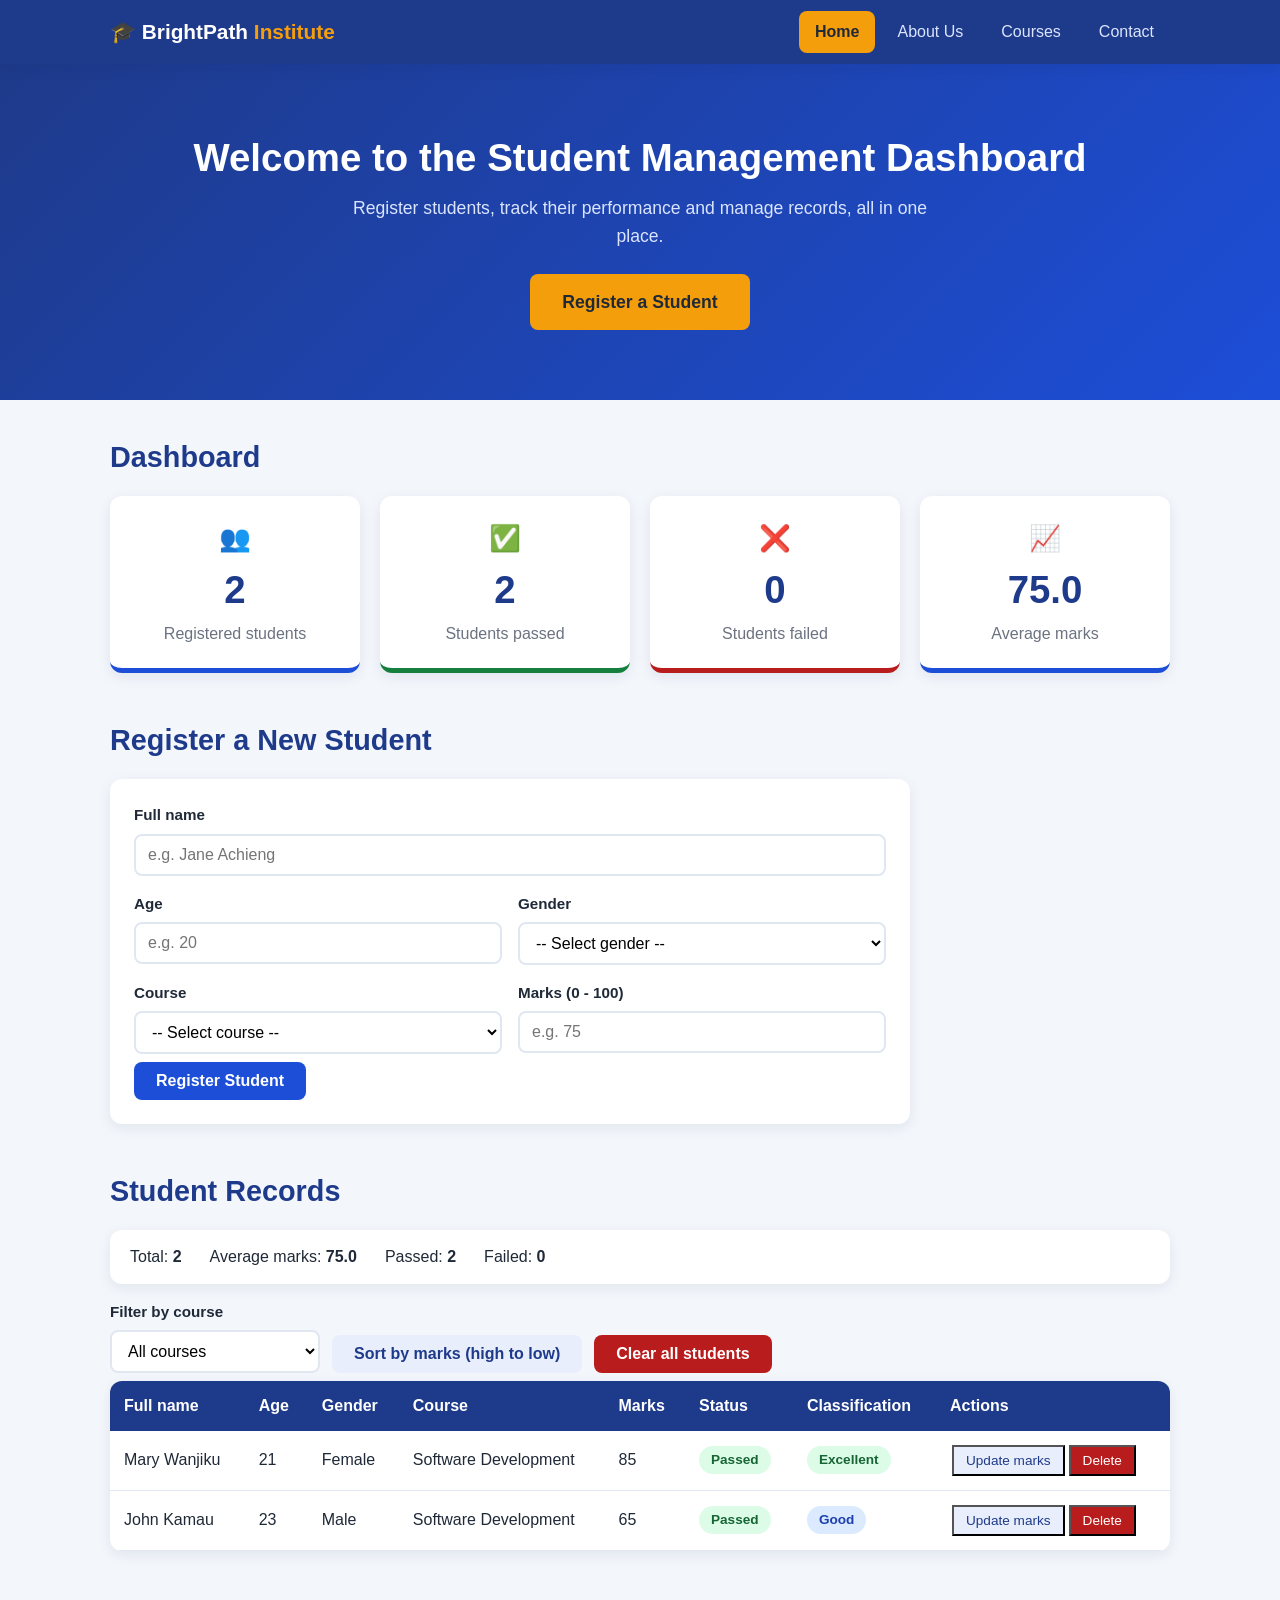
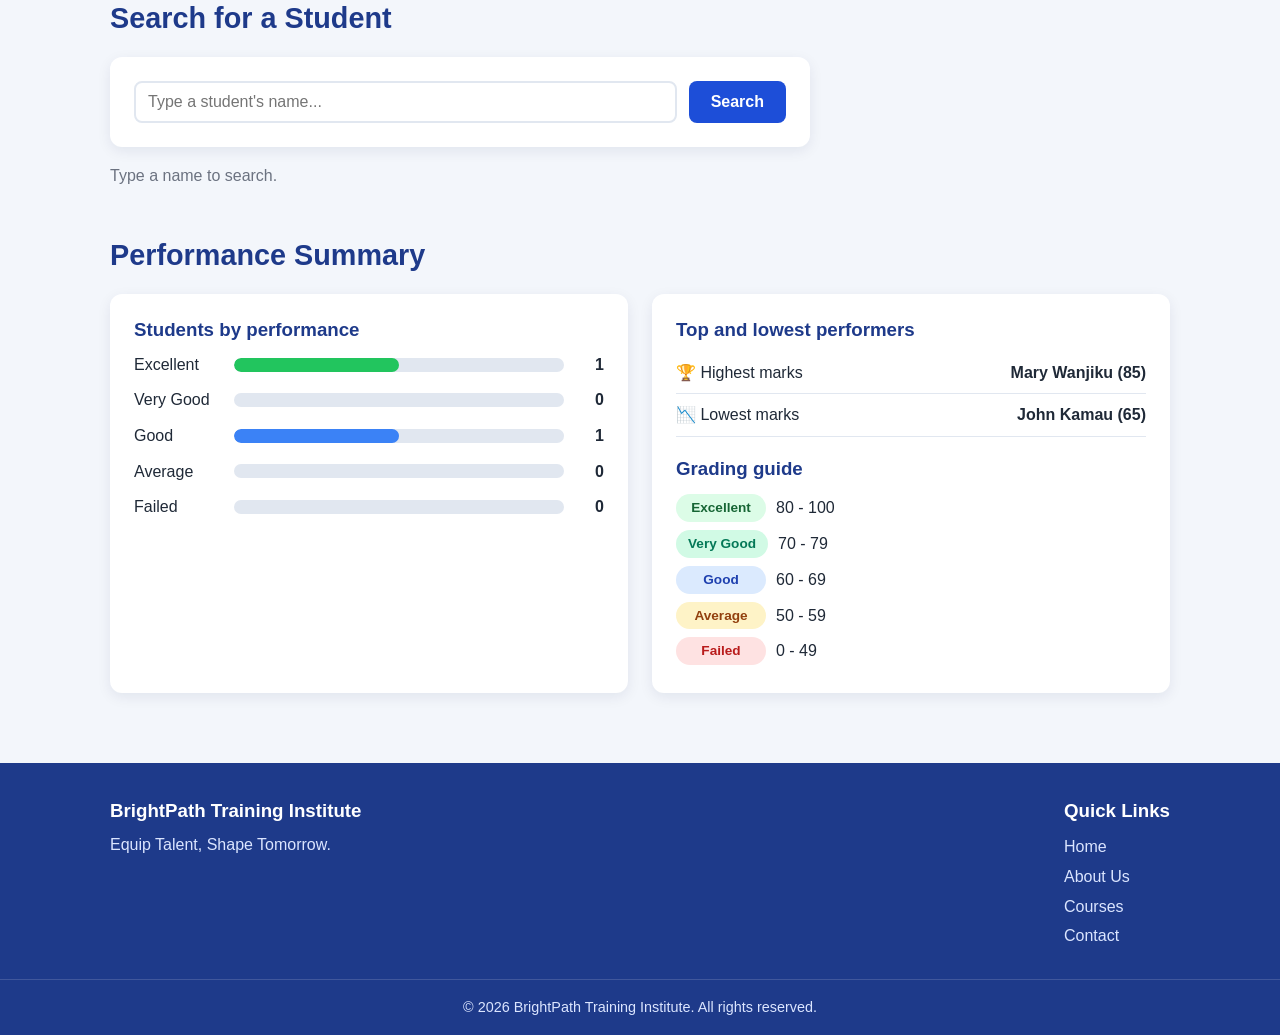
<file: index.html>
<!DOCTYPE html>
<html lang="en">
<head>
    <meta charset="UTF-8">
    <!-- viewport tag makes the layout fit phone screens -->
    <meta name="viewport" content="width=device-width, initial-scale=1.0">
    <title>Home | BrightPath Training Institute</title>
    <!-- One shared stylesheet for every page -->
    <link rel="stylesheet" href="css/style.css">
</head>
<body>

    <!-- ========== HEADER + NAVIGATION (same on every page) ========== -->
    <header class="site-header">
        <div class="container header-inner">
            <a href="index.html" class="logo">🎓 BrightPath <span>Institute</span></a>

            <!-- Hamburger button: only visible on small screens. script.js opens/closes the menu -->
            <button id="menuToggle" class="menu-toggle" aria-label="Toggle navigation menu" aria-expanded="false" aria-controls="mainNav">
                <span></span><span></span><span></span>
            </button>

            <nav id="mainNav" class="main-nav" aria-label="Main navigation">
                <ul>
                    <li><a href="index.html" class="active" aria-current="page">Home</a></li>
                    <li><a href="about.html">About Us</a></li>
                    <li><a href="courses.html">Courses</a></li>
                    <li><a href="contact.html">Contact</a></li>
                </ul>
            </nav>
        </div>
    </header>

    <main>
        <!-- ========== HERO / BANNER ========== -->
        <section class="hero">
            <div class="container">
                <h1>Welcome to the Student Management Dashboard</h1>
                <p>Register students, track their performance and manage records, all in one place.</p>
                <a href="#register" class="btn btn-primary btn-large">Register a Student</a>
            </div>
        </section>

        <!-- ========== DASHBOARD STATISTICS (Task 5) ========== -->
        <section class="container section" id="dashboard">
            <h2 class="section-title">Dashboard</h2>
            <div class="stats-grid">
                <div class="stat-card"><span class="stat-icon">👥</span><span class="stat-number" id="statTotal">0</span><span class="stat-label">Registered students</span></div>
                <div class="stat-card stat-pass"><span class="stat-icon">✅</span><span class="stat-number" id="statPassed">0</span><span class="stat-label">Students passed</span></div>
                <div class="stat-card stat-fail"><span class="stat-icon">❌</span><span class="stat-number" id="statFailed">0</span><span class="stat-label">Students failed</span></div>
                <div class="stat-card"><span class="stat-icon">📈</span><span class="stat-number" id="statAverage">0</span><span class="stat-label">Average marks</span></div>
            </div>
        </section>

        <!-- ========== REGISTRATION FORM (Task 1) ========== -->
        <section class="container section" id="register">
            <h2 class="section-title">Register a New Student</h2>
            <form id="registrationForm" class="card form-card" novalidate>
                <div class="form-grid">
                    <div class="form-group full-width">
                        <label for="studentName">Full name</label>
                        <input type="text" id="studentName" placeholder="e.g. Jane Achieng">
                    </div>
                    <div class="form-group">
                        <label for="studentAge">Age</label>
                        <input type="number" id="studentAge" placeholder="e.g. 20">
                    </div>
                    <div class="form-group">
                        <label for="studentGender">Gender</label>
                        <select id="studentGender">
                            <option value="">-- Select gender --</option>
                            <option value="Female">Female</option>
                            <option value="Male">Male</option>
                            <option value="Other">Other</option>
                        </select>
                    </div>
                    <div class="form-group">
                        <label for="studentCourse">Course</label>
                        <select id="studentCourse">
                            <option value="">-- Select course --</option>
                            <option value="Software Development">Software Development</option>
                            <option value="Web Design">Web Design</option>
                            <option value="Data Analysis">Data Analysis</option>
                            <option value="Cyber Security">Cyber Security</option>
                            <option value="Networking">Networking</option>
                            <option value="Graphic Design">Graphic Design</option>
                            <option value="Digital Marketing">Digital Marketing</option>
                            <option value="Computer Packages">Computer Packages</option>
                        </select>
                    </div>
                    <div class="form-group">
                        <label for="studentMarks">Marks (0 - 100)</label>
                        <input type="number" id="studentMarks" placeholder="e.g. 75">
                    </div>
                </div>
                <!-- Error (red) or success (green) message is written here by JavaScript -->
                <div id="formMessage" class="message" role="alert"></div>
                <button type="submit" class="btn btn-primary">Register Student</button>
            </form>
        </section>

        <!-- ========== STUDENT RECORDS (Tasks 2 and 4) ========== -->
        <section class="container section" id="records">
            <h2 class="section-title">Student Records</h2>

            <div class="records-summary">
                <span>Total: <strong id="recordsTotal">0</strong></span>
                <span>Average marks: <strong id="recordsAverage">0</strong></span>
                <span>Passed: <strong id="recordsPassed">0</strong></span>
                <span>Failed: <strong id="recordsFailed">0</strong></span>
            </div>

            <!-- Bonus controls: filter by course, sort by marks, clear all -->
            <div class="toolbar">
                <div class="form-group">
                    <label for="courseFilter">Filter by course</label>
                    <select id="courseFilter">
                        <option value="All">All courses</option>
                            <option value="Software Development">Software Development</option>
                            <option value="Web Design">Web Design</option>
                            <option value="Data Analysis">Data Analysis</option>
                            <option value="Cyber Security">Cyber Security</option>
                            <option value="Networking">Networking</option>
                            <option value="Graphic Design">Graphic Design</option>
                            <option value="Digital Marketing">Digital Marketing</option>
                            <option value="Computer Packages">Computer Packages</option>
                    </select>
                </div>
                <button type="button" id="sortButton" class="btn btn-secondary">Sort by marks (high to low)</button>
                <button type="button" id="clearAllButton" class="btn btn-danger">Clear all students</button>
            </div>

            <div id="recordsMessage" class="message" role="status"></div>

            <!-- table-wrapper lets the table scroll sideways on small phones -->
            <div class="table-wrapper">
                <table class="records-table">
                    <thead>
                        <tr>
                            <th>Full name</th><th>Age</th><th>Gender</th><th>Course</th>
                            <th>Marks</th><th>Status</th><th>Classification</th><th>Actions</th>
                        </tr>
                    </thead>
                    <!-- JavaScript fills these rows from the students array -->
                    <tbody id="studentTableBody"></tbody>
                </table>
            </div>
            <p id="noRecordsMessage" class="muted" hidden>No students to display.</p>
        </section>

        <!-- ========== STUDENT SEARCH (Task 3) ========== -->
        <section class="container section" id="search">
            <h2 class="section-title">Search for a Student</h2>
            <form id="searchForm" class="card search-card">
                <label for="searchInput" class="sr-only">Student name</label>
                <input type="text" id="searchInput" placeholder="Type a student's name...">
                <button type="submit" class="btn btn-primary">Search</button>
            </form>
            <div id="searchResults" class="search-results" aria-live="polite"></div>
        </section>

        <!-- ========== PERFORMANCE SUMMARY ========== -->
        <section class="container section" id="performance">
            <h2 class="section-title">Performance Summary</h2>
            <div class="summary-grid">
                <div class="card">
                    <h3>Students by performance</h3>
                    <div id="performanceBars" class="performance-bars"></div>
                </div>
                <div class="card">
                    <h3>Top and lowest performers</h3>
                    <p class="highlight-row"><span>🏆 Highest marks</span><strong id="summaryHighest">-</strong></p>
                    <p class="highlight-row"><span>📉 Lowest marks</span><strong id="summaryLowest">-</strong></p>
                    <h3 class="grading-title">Grading guide</h3>
                    <ul class="grading-guide">
                        <li><span class="badge badge-excellent">Excellent</span> 80 - 100</li>
                        <li><span class="badge badge-very-good">Very Good</span> 70 - 79</li>
                        <li><span class="badge badge-good">Good</span> 60 - 69</li>
                        <li><span class="badge badge-average">Average</span> 50 - 59</li>
                        <li><span class="badge badge-failed">Failed</span> 0 - 49</li>
                    </ul>
                </div>
            </div>
        </section>
    </main>

    <!-- ========== FOOTER (same on every page) ========== -->
    <footer class="site-footer">
        <div class="container footer-inner">
            <div>
                <h3>BrightPath Training Institute</h3>
                <p>Equip Talent, Shape Tomorrow.</p>
            </div>
            <div>
                <h3>Quick Links</h3>
                <ul>
                    <li><a href="index.html">Home</a></li>
                    <li><a href="about.html">About Us</a></li>
                    <li><a href="courses.html">Courses</a></li>
                    <li><a href="contact.html">Contact</a></li>
                </ul>
            </div>
        </div>
        <p class="copyright">&copy; <span id="currentYear">2026</span> BrightPath Training Institute. All rights reserved.</p>
    </footer>

    <!-- All JavaScript lives in this one external file -->
    <script src="js/script.js"></script>
</body>
</html>
</file>
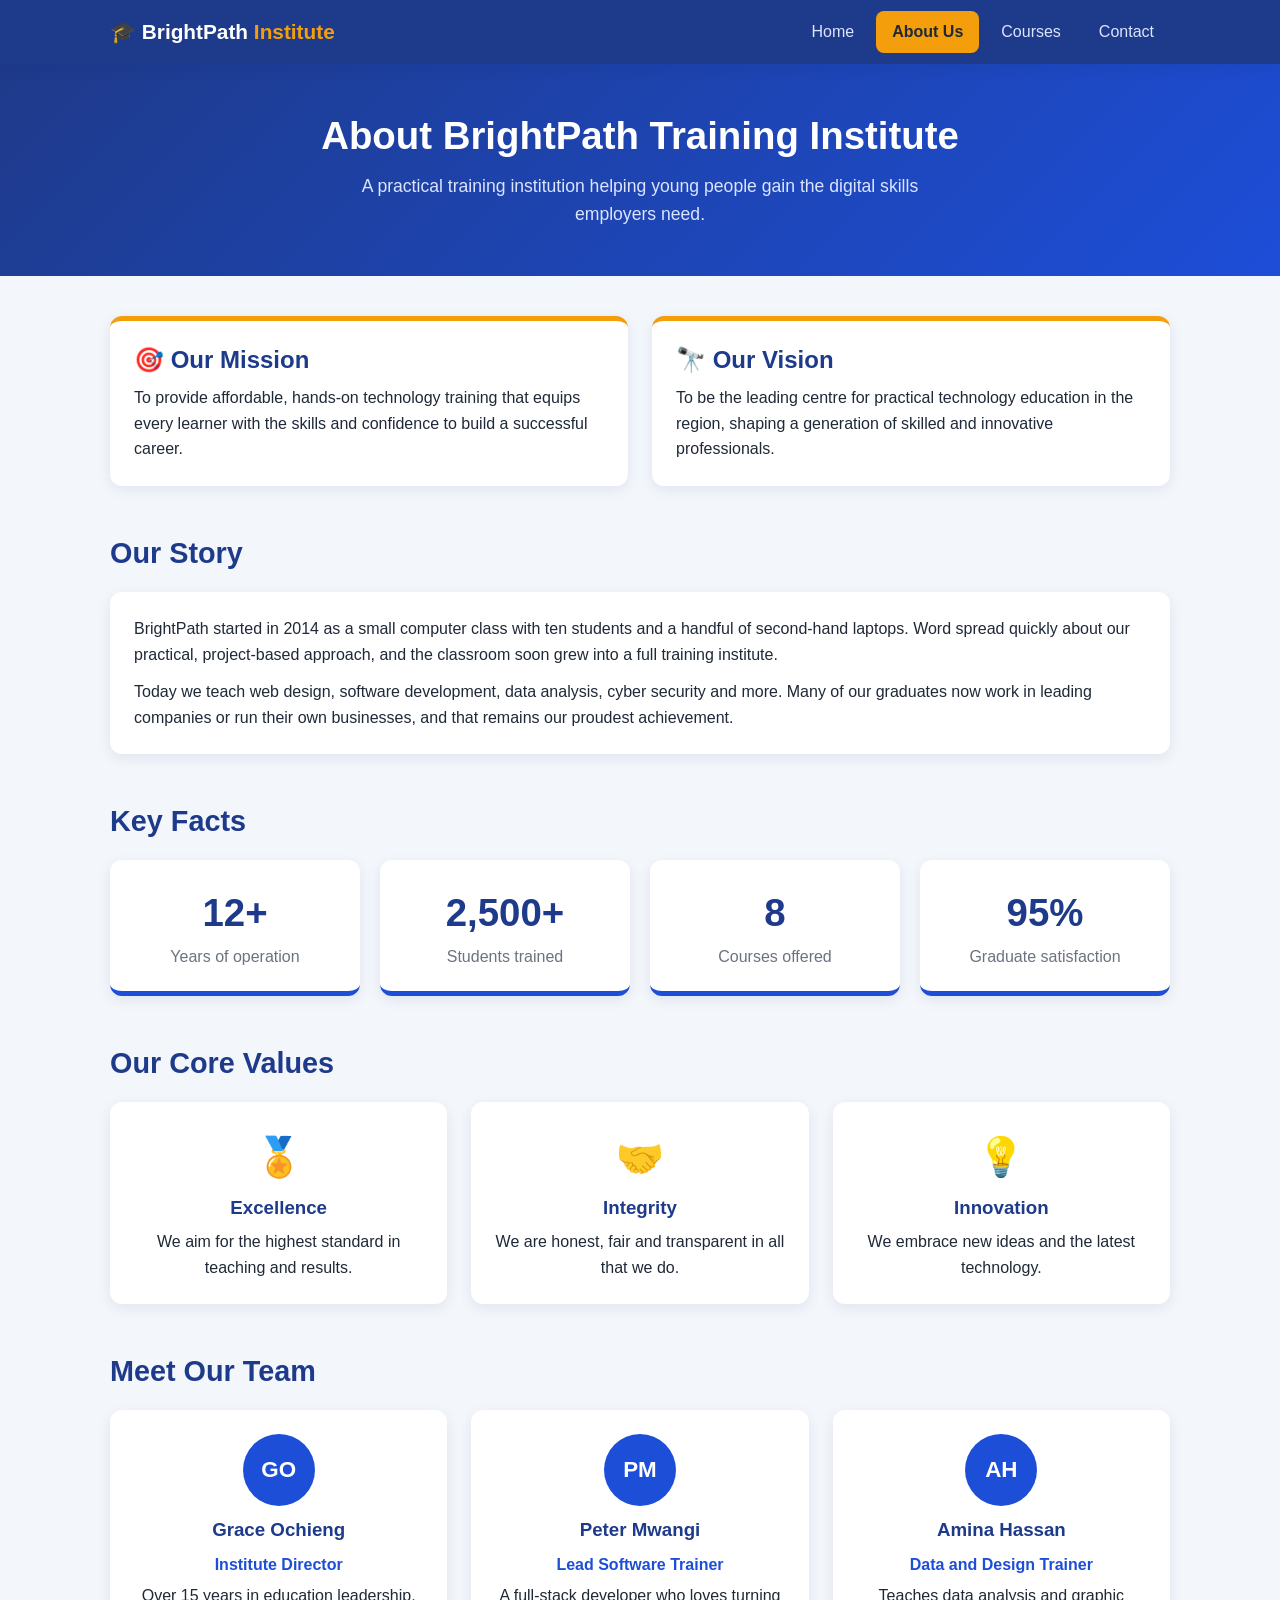
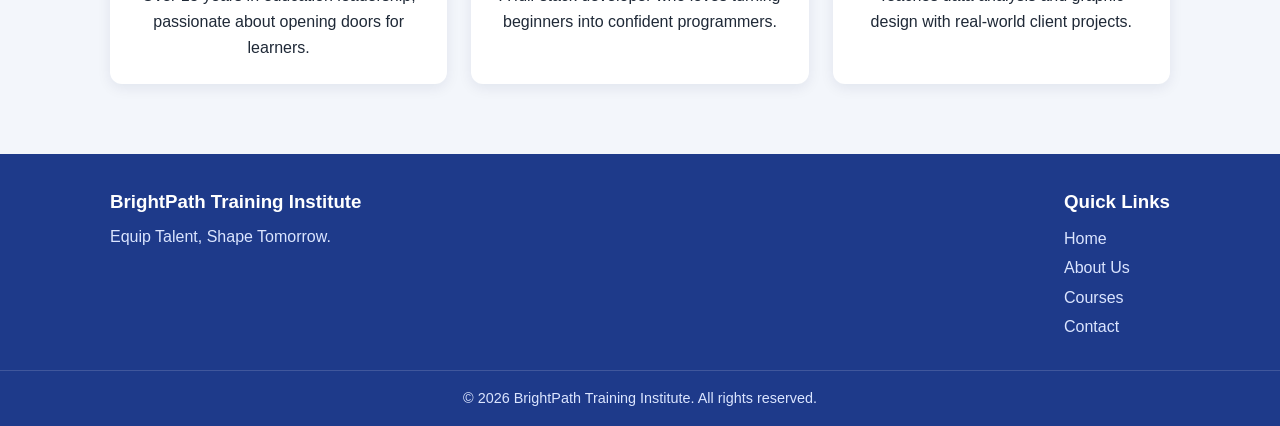
<file: about.html>
<!doctype html>
<html lang="en">
  <head>
    <meta charset="UTF-8" />
    <!-- viewport tag makes the layout fit phone screens -->
    <meta name="viewport" content="width=device-width, initial-scale=1.0" />
    <title>About Us | BrightPath Training Institute</title>
    <!-- One shared stylesheet for every page -->
    <link rel="stylesheet" href="css/style.css" />
  </head>
  <body>
    <!-- ========== HEADER + NAVIGATION (same on every page) ========== -->
    <header class="site-header">
      <div class="container header-inner">
        <a href="index.html" class="logo"
          >🎓 BrightPath <span>Institute</span></a
        >

        <!-- Hamburger button: only visible on small screens. script.js opens/closes the menu -->
        <button
          id="menuToggle"
          class="menu-toggle"
          aria-label="Toggle navigation menu"
          aria-expanded="false"
          aria-controls="mainNav"
        >
          <span></span><span></span><span></span>
        </button>

        <nav id="mainNav" class="main-nav" aria-label="Main navigation">
          <ul>
            <li><a href="index.html">Home</a></li>
            <li>
              <a href="about.html" class="active" aria-current="page"
                >About Us</a
              >
            </li>
            <li><a href="courses.html">Courses</a></li>
            <li><a href="contact.html">Contact</a></li>
          </ul>
        </nav>
      </div>
    </header>

    <main>
      <section class="page-banner">
        <div class="container">
          <h1>About BrightPath Training Institute</h1>
          <p>
            A practical training institution helping young people gain the
            digital skills employers need.
          </p>
        </div>
      </section>

      <section class="container section">
        <div class="two-col">
          <div class="card accent-card">
            <h2>🎯 Our Mission</h2>
            <p>
              To provide affordable, hands-on technology training that equips
              every learner with the skills and confidence to build a successful
              career.
            </p>
          </div>
          <div class="card accent-card">
            <h2>🔭 Our Vision</h2>
            <p>
              To be the leading centre for practical technology education in the
              region, shaping a generation of skilled and innovative
              professionals.
            </p>
          </div>
        </div>
      </section>

      <section class="container section">
        <h2 class="section-title">Our Story</h2>
        <div class="card story">
          <p>
            BrightPath started in 2014 as a small computer class with ten
            students and a handful of second-hand laptops. Word spread quickly
            about our practical, project-based approach, and the classroom soon
            grew into a full training institute.
          </p>
          <p>
            Today we teach web design, software development, data analysis,
            cyber security and more. Many of our graduates now work in leading
            companies or run their own businesses, and that remains our proudest
            achievement.
          </p>
        </div>
      </section>

      <section class="container section">
        <h2 class="section-title">Key Facts</h2>
        <div class="stats-grid">
          <div class="stat-card">
            <span class="stat-number">12+</span
            ><span class="stat-label">Years of operation</span>
          </div>
          <div class="stat-card">
            <span class="stat-number">2,500+</span
            ><span class="stat-label">Students trained</span>
          </div>
          <div class="stat-card">
            <span class="stat-number">8</span
            ><span class="stat-label">Courses offered</span>
          </div>
          <div class="stat-card">
            <span class="stat-number">95%</span
            ><span class="stat-label">Graduate satisfaction</span>
          </div>
        </div>
      </section>

      <section class="container section">
        <h2 class="section-title">Our Core Values</h2>
        <div class="cards-grid">
          <div class="card center-card">
            <span class="big-icon">🏅</span>
            <h3>Excellence</h3>
            <p>We aim for the highest standard in teaching and results.</p>
          </div>
          <div class="card center-card">
            <span class="big-icon">🤝</span>
            <h3>Integrity</h3>
            <p>We are honest, fair and transparent in all that we do.</p>
          </div>
          <div class="card center-card">
            <span class="big-icon">💡</span>
            <h3>Innovation</h3>
            <p>We embrace new ideas and the latest technology.</p>
          </div>
        </div>
      </section>

      <section class="container section">
        <h2 class="section-title">Meet Our Team</h2>
        <div class="cards-grid">
          <div class="card center-card">
            <div class="avatar">GO</div>
            <h3>Grace Ochieng</h3>
            <p class="role">Institute Director</p>
            <p>
              Over 15 years in education leadership, passionate about opening
              doors for learners.
            </p>
          </div>
          <div class="card center-card">
            <div class="avatar">PM</div>
            <h3>Peter Mwangi</h3>
            <p class="role">Lead Software Trainer</p>
            <p>
              A full-stack developer who loves turning beginners into confident
              programmers.
            </p>
          </div>
          <div class="card center-card">
            <div class="avatar">AH</div>
            <h3>Amina Hassan</h3>
            <p class="role">Data and Design Trainer</p>
            <p>
              Teaches data analysis and graphic design with real-world client
              projects.
            </p>
          </div>
        </div>
      </section>
    </main>

    <!-- ========== FOOTER (same on every page) ========== -->
    <footer class="site-footer">
      <div class="container footer-inner">
        <div>
          <h3>BrightPath Training Institute</h3>
          <p>Equip Talent, Shape Tomorrow.</p>
        </div>
        <div>
          <h3>Quick Links</h3>
          <ul>
            <li><a href="index.html">Home</a></li>
            <li><a href="about.html">About Us</a></li>
            <li><a href="courses.html">Courses</a></li>
            <li><a href="contact.html">Contact</a></li>
          </ul>
        </div>
      </div>
      <p class="copyright">
        &copy; <span id="currentYear">2026</span> BrightPath Training Institute.
        All rights reserved.
      </p>
    </footer>

    <!-- All JavaScript lives in this one external file -->
    <script src="js/script.js"></script>
  </body>
</html>
</file>
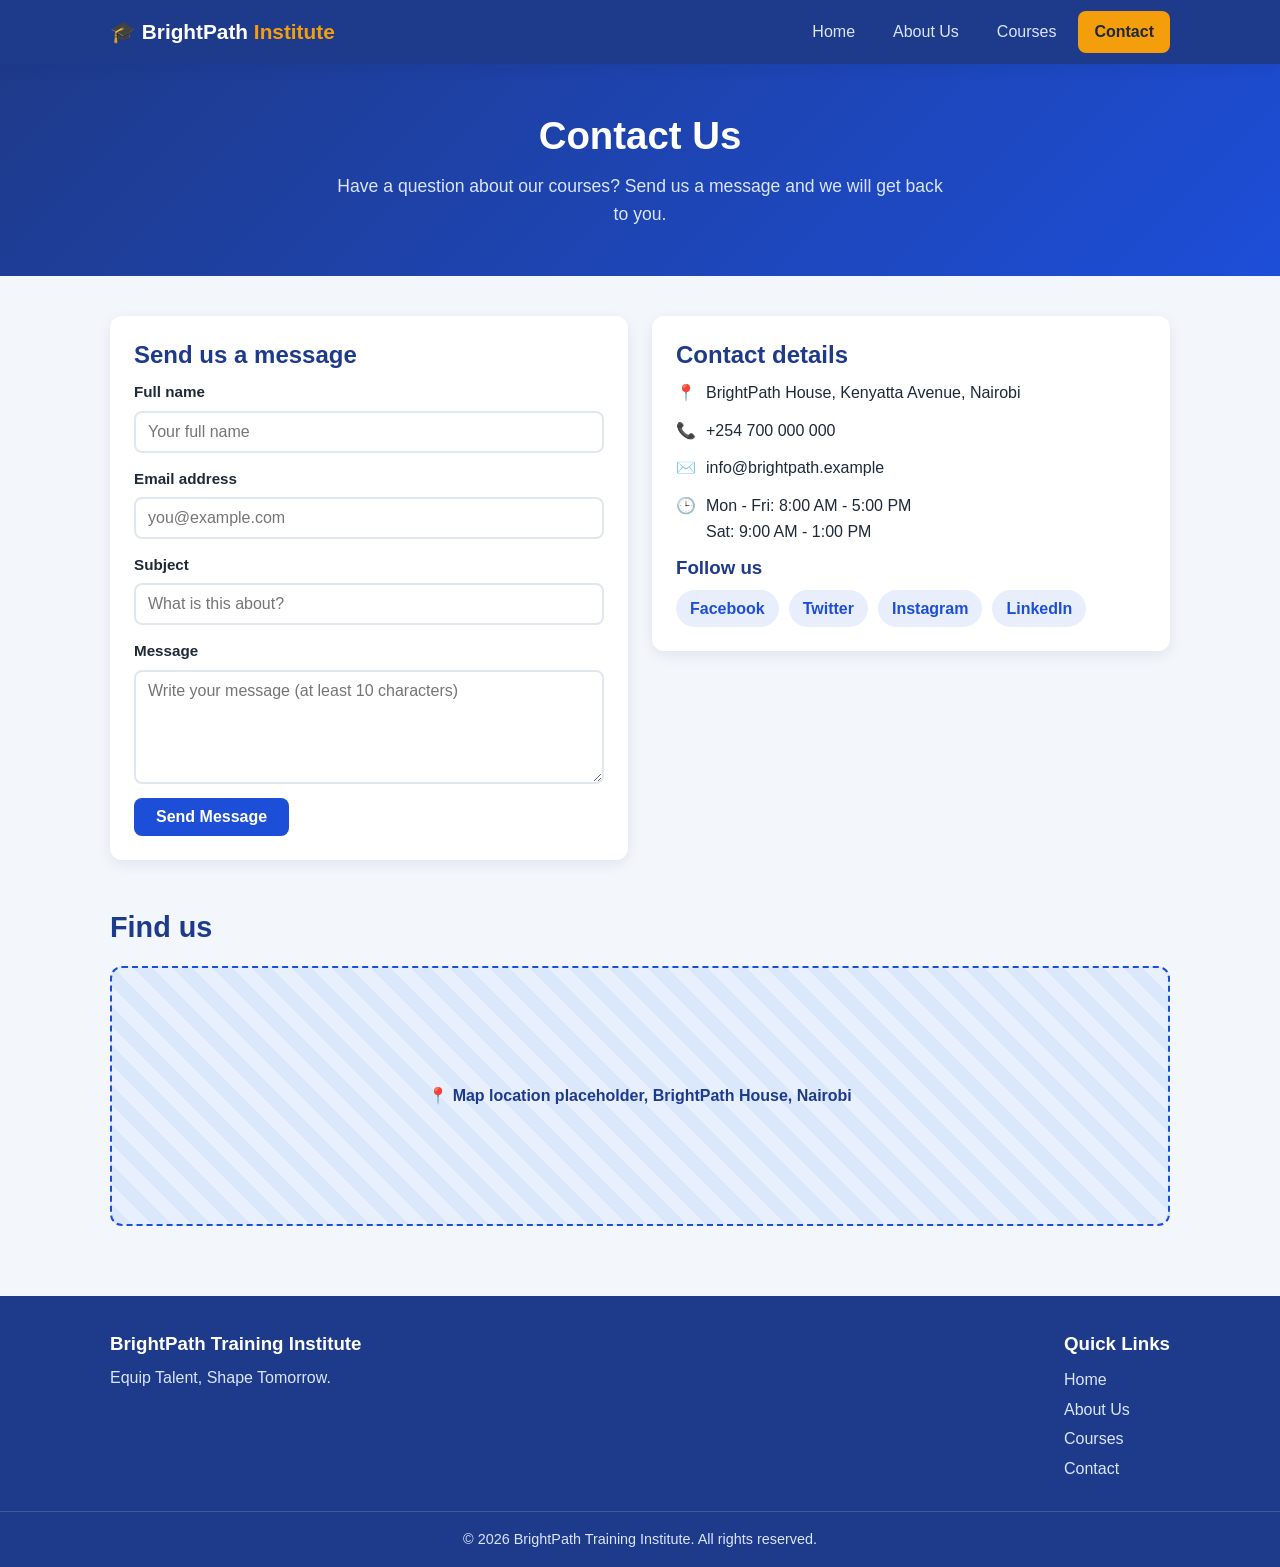
<file: contact.html>
<!doctype html>
<html lang="en">
  <head>
    <meta charset="UTF-8" />
    <!-- viewport tag makes the layout fit phone screens -->
    <meta name="viewport" content="width=device-width, initial-scale=1.0" />
    <title>Contact | BrightPath Training Institute</title>
    <!-- One shared stylesheet for every page -->
    <link rel="stylesheet" href="css/style.css" />
  </head>
  <body>
    <!-- ========== HEADER + NAVIGATION (same on every page) ========== -->
    <header class="site-header">
      <div class="container header-inner">
        <a href="index.html" class="logo"
          >🎓 BrightPath <span>Institute</span></a
        >

        <!-- Hamburger button: only visible on small screens. script.js opens/closes the menu -->
        <button
          id="menuToggle"
          class="menu-toggle"
          aria-label="Toggle navigation menu"
          aria-expanded="false"
          aria-controls="mainNav"
        >
          <span></span><span></span><span></span>
        </button>

        <nav id="mainNav" class="main-nav" aria-label="Main navigation">
          <ul>
            <li><a href="index.html">Home</a></li>
            <li><a href="about.html">About Us</a></li>
            <li><a href="courses.html">Courses</a></li>
            <li>
              <a href="contact.html" class="active" aria-current="page"
                >Contact</a
              >
            </li>
          </ul>
        </nav>
      </div>
    </header>

    <main>
      <section class="page-banner">
        <div class="container">
          <h1>Contact Us</h1>
          <p>
            Have a question about our courses? Send us a message and we will get
            back to you.
          </p>
        </div>
      </section>

      <section class="container section">
        <div class="two-col contact-layout">
          <form id="contactForm" class="card form-card" novalidate>
            <h2>Send us a message</h2>
            <div class="form-group">
              <label for="contactName">Full name</label>
              <input
                type="text"
                id="contactName"
                placeholder="Your full name"
              />
            </div>
            <div class="form-group">
              <label for="contactEmail">Email address</label>
              <input
                type="email"
                id="contactEmail"
                placeholder="you@example.com"
              />
            </div>
            <div class="form-group">
              <label for="contactSubject">Subject</label>
              <input
                type="text"
                id="contactSubject"
                placeholder="What is this about?"
              />
            </div>
            <div class="form-group">
              <label for="contactMessage">Message</label>
              <textarea
                id="contactMessage"
                rows="5"
                placeholder="Write your message (at least 10 characters)"
              ></textarea>
            </div>
            <div id="contactMessageBox" class="message" role="alert"></div>
            <button type="submit" class="btn btn-primary">Send Message</button>
          </form>

          <div class="card contact-details">
            <h2>Contact details</h2>
            <p><span>📍</span> BrightPath House, Kenyatta Avenue, Nairobi</p>
            <p><span>📞</span> +254 700 000 000</p>
            <p><span>✉️</span> info@brightpath.example</p>
            <p>
              <span>🕒</span> Mon - Fri: 8:00 AM - 5:00 PM<br />Sat: 9:00 AM -
              1:00 PM
            </p>
            <h3>Follow us</h3>
            <div class="social-links">
              <a href="#" aria-label="Facebook">Facebook</a>
              <a href="#" aria-label="Twitter">Twitter</a>
              <a href="#" aria-label="Instagram">Instagram</a>
              <a href="#" aria-label="LinkedIn">LinkedIn</a>
            </div>
          </div>
        </div>
      </section>

      <section class="container section">
        <h2 class="section-title">Find us</h2>
        <!-- Styled placeholder instead of a real map (no external libraries allowed) -->
        <div class="map-placeholder">
          <span>📍 Map location placeholder, BrightPath House, Nairobi</span>
        </div>
      </section>
    </main>

    <!-- ========== FOOTER (same on every page) ========== -->
    <footer class="site-footer">
      <div class="container footer-inner">
        <div>
          <h3>BrightPath Training Institute</h3>
          <p>Equip Talent, Shape Tomorrow.</p>
        </div>
        <div>
          <h3>Quick Links</h3>
          <ul>
            <li><a href="index.html">Home</a></li>
            <li><a href="about.html">About Us</a></li>
            <li><a href="courses.html">Courses</a></li>
            <li><a href="contact.html">Contact</a></li>
          </ul>
        </div>
      </div>
      <p class="copyright">
        &copy; <span id="currentYear">2026</span> BrightPath Training Institute.
        All rights reserved.
      </p>
    </footer>

    <!-- All JavaScript lives in this one external file -->
    <script src="js/script.js"></script>
  </body>
</html>
</file>
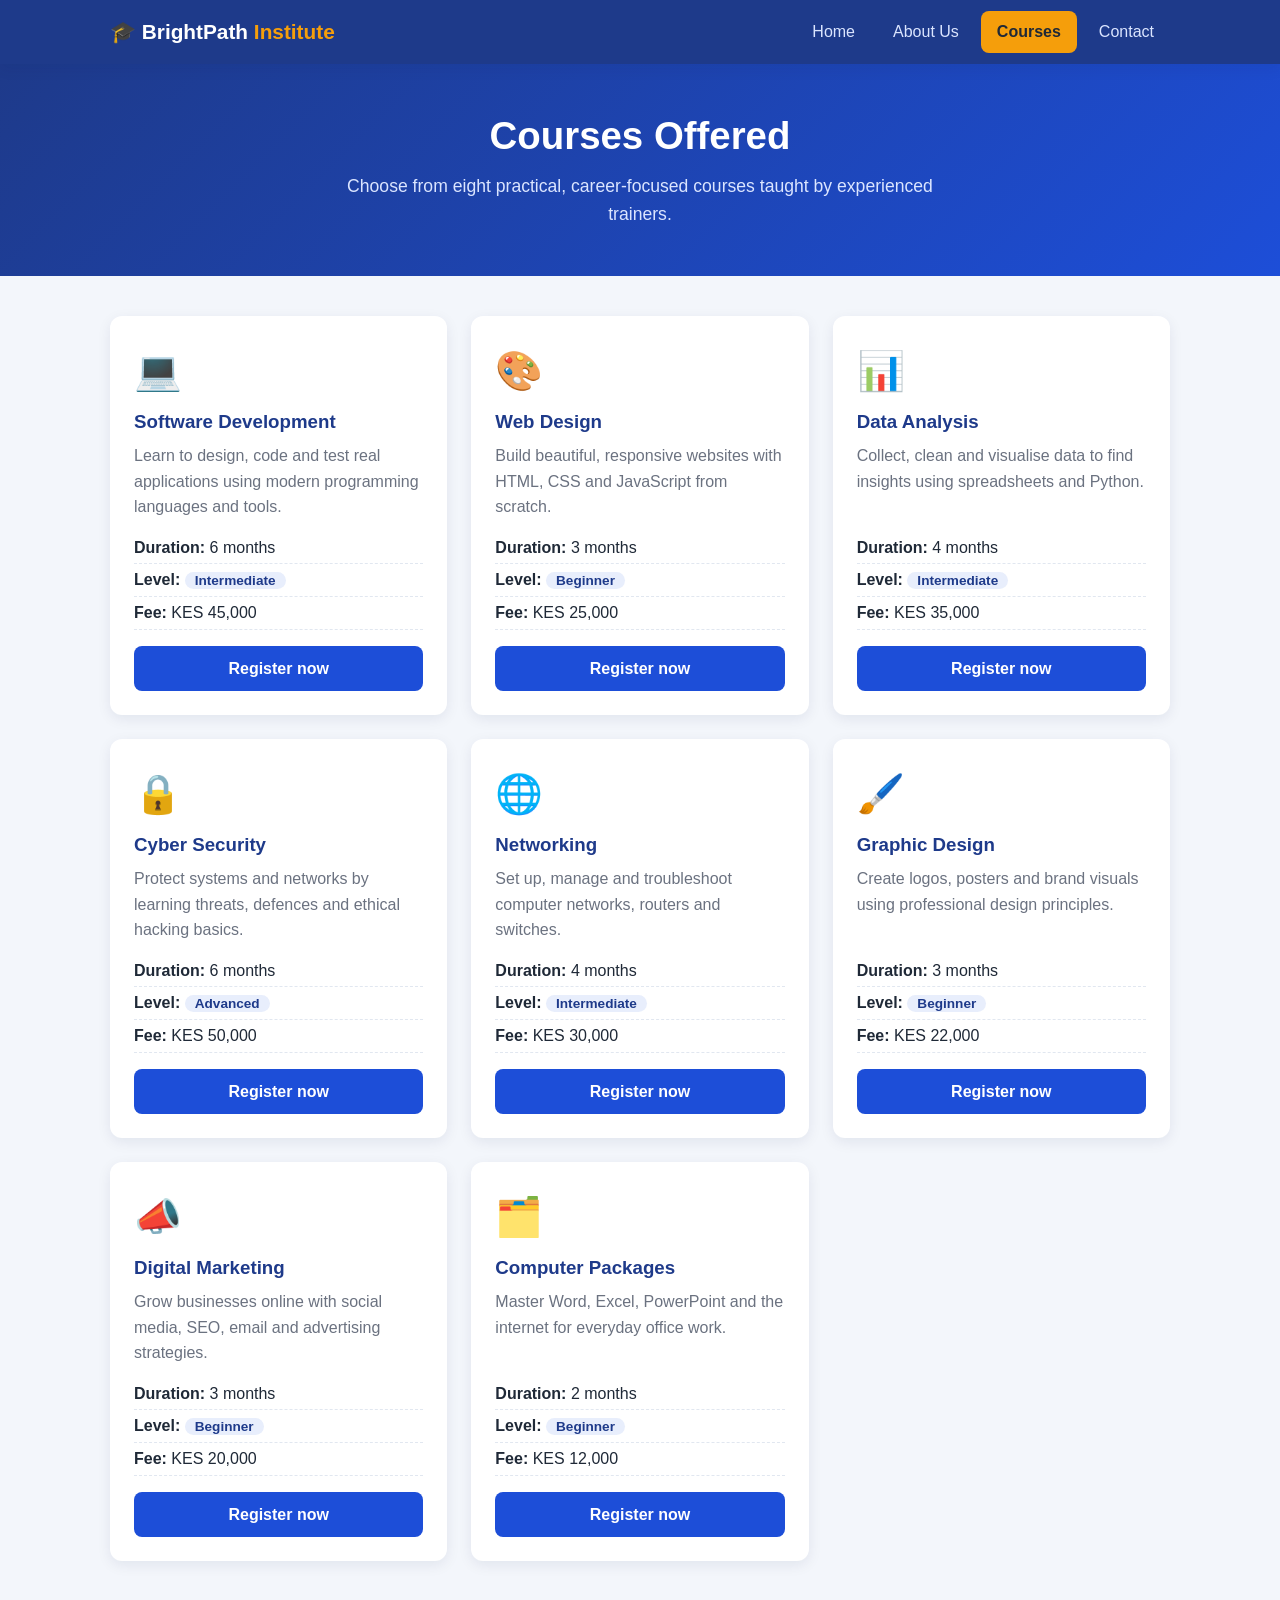
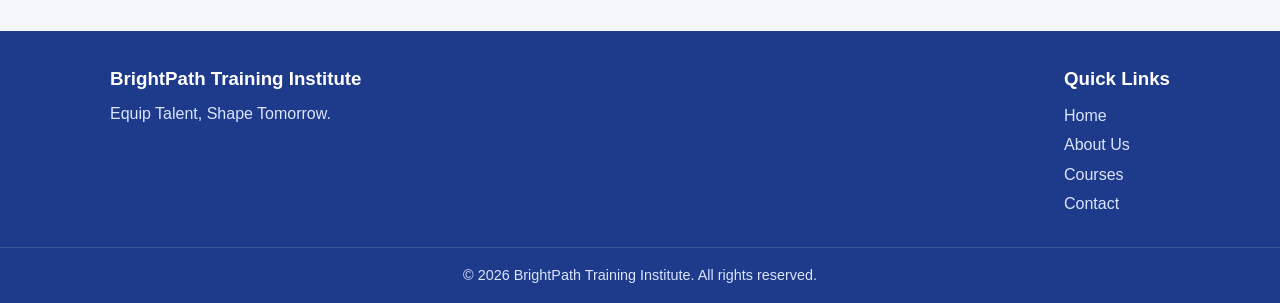
<file: courses.html>
<!DOCTYPE html>
<html lang="en">
<head>
    <meta charset="UTF-8">
    <!-- viewport tag makes the layout fit phone screens -->
    <meta name="viewport" content="width=device-width, initial-scale=1.0">
    <title>Courses | BrightPath Training Institute</title>
    <!-- One shared stylesheet for every page -->
    <link rel="stylesheet" href="css/style.css">
</head>
<body>

    <!-- ========== HEADER + NAVIGATION (same on every page) ========== -->
    <header class="site-header">
        <div class="container header-inner">
            <a href="index.html" class="logo">🎓 BrightPath <span>Institute</span></a>

            <!-- Hamburger button: only visible on small screens. script.js opens/closes the menu -->
            <button id="menuToggle" class="menu-toggle" aria-label="Toggle navigation menu" aria-expanded="false" aria-controls="mainNav">
                <span></span><span></span><span></span>
            </button>

            <nav id="mainNav" class="main-nav" aria-label="Main navigation">
                <ul>
                    <li><a href="index.html">Home</a></li>
                    <li><a href="about.html">About Us</a></li>
                    <li><a href="courses.html" class="active" aria-current="page">Courses</a></li>
                    <li><a href="contact.html">Contact</a></li>
                </ul>
            </nav>
        </div>
    </header>

    <main>
        <section class="page-banner">
            <div class="container">
                <h1>Courses Offered</h1>
                <p>Choose from eight practical, career-focused courses taught by experienced trainers.</p>
            </div>
        </section>

        <section class="container section">
            <!-- courses-grid: 3 columns on desktop, 2 on tablet, 1 on mobile (see style.css) -->
            <div class="courses-grid">
                <article class="card course-card">
                    <span class="big-icon">💻</span>
                    <h3>Software Development</h3>
                    <p>Learn to design, code and test real applications using modern programming languages and tools.</p>
                    <ul class="course-details">
                        <li><strong>Duration:</strong> 6 months</li>
                        <li><strong>Level:</strong> <span class="level-tag">Intermediate</span></li>
                        <li><strong>Fee:</strong> KES 45,000</li>
                    </ul>
                    <!-- Link goes to the registration form on the home page; ?course= pre-selects the course -->
                    <a class="btn btn-primary" href="index.html?course=Software%20Development#register">Register now</a>
                </article>
                <article class="card course-card">
                    <span class="big-icon">🎨</span>
                    <h3>Web Design</h3>
                    <p>Build beautiful, responsive websites with HTML, CSS and JavaScript from scratch.</p>
                    <ul class="course-details">
                        <li><strong>Duration:</strong> 3 months</li>
                        <li><strong>Level:</strong> <span class="level-tag">Beginner</span></li>
                        <li><strong>Fee:</strong> KES 25,000</li>
                    </ul>
                    <!-- Link goes to the registration form on the home page; ?course= pre-selects the course -->
                    <a class="btn btn-primary" href="index.html?course=Web%20Design#register">Register now</a>
                </article>
                <article class="card course-card">
                    <span class="big-icon">📊</span>
                    <h3>Data Analysis</h3>
                    <p>Collect, clean and visualise data to find insights using spreadsheets and Python.</p>
                    <ul class="course-details">
                        <li><strong>Duration:</strong> 4 months</li>
                        <li><strong>Level:</strong> <span class="level-tag">Intermediate</span></li>
                        <li><strong>Fee:</strong> KES 35,000</li>
                    </ul>
                    <!-- Link goes to the registration form on the home page; ?course= pre-selects the course -->
                    <a class="btn btn-primary" href="index.html?course=Data%20Analysis#register">Register now</a>
                </article>
                <article class="card course-card">
                    <span class="big-icon">🔒</span>
                    <h3>Cyber Security</h3>
                    <p>Protect systems and networks by learning threats, defences and ethical hacking basics.</p>
                    <ul class="course-details">
                        <li><strong>Duration:</strong> 6 months</li>
                        <li><strong>Level:</strong> <span class="level-tag">Advanced</span></li>
                        <li><strong>Fee:</strong> KES 50,000</li>
                    </ul>
                    <!-- Link goes to the registration form on the home page; ?course= pre-selects the course -->
                    <a class="btn btn-primary" href="index.html?course=Cyber%20Security#register">Register now</a>
                </article>
                <article class="card course-card">
                    <span class="big-icon">🌐</span>
                    <h3>Networking</h3>
                    <p>Set up, manage and troubleshoot computer networks, routers and switches.</p>
                    <ul class="course-details">
                        <li><strong>Duration:</strong> 4 months</li>
                        <li><strong>Level:</strong> <span class="level-tag">Intermediate</span></li>
                        <li><strong>Fee:</strong> KES 30,000</li>
                    </ul>
                    <!-- Link goes to the registration form on the home page; ?course= pre-selects the course -->
                    <a class="btn btn-primary" href="index.html?course=Networking#register">Register now</a>
                </article>
                <article class="card course-card">
                    <span class="big-icon">🖌️</span>
                    <h3>Graphic Design</h3>
                    <p>Create logos, posters and brand visuals using professional design principles.</p>
                    <ul class="course-details">
                        <li><strong>Duration:</strong> 3 months</li>
                        <li><strong>Level:</strong> <span class="level-tag">Beginner</span></li>
                        <li><strong>Fee:</strong> KES 22,000</li>
                    </ul>
                    <!-- Link goes to the registration form on the home page; ?course= pre-selects the course -->
                    <a class="btn btn-primary" href="index.html?course=Graphic%20Design#register">Register now</a>
                </article>
                <article class="card course-card">
                    <span class="big-icon">📣</span>
                    <h3>Digital Marketing</h3>
                    <p>Grow businesses online with social media, SEO, email and advertising strategies.</p>
                    <ul class="course-details">
                        <li><strong>Duration:</strong> 3 months</li>
                        <li><strong>Level:</strong> <span class="level-tag">Beginner</span></li>
                        <li><strong>Fee:</strong> KES 20,000</li>
                    </ul>
                    <!-- Link goes to the registration form on the home page; ?course= pre-selects the course -->
                    <a class="btn btn-primary" href="index.html?course=Digital%20Marketing#register">Register now</a>
                </article>
                <article class="card course-card">
                    <span class="big-icon">🗂️</span>
                    <h3>Computer Packages</h3>
                    <p>Master Word, Excel, PowerPoint and the internet for everyday office work.</p>
                    <ul class="course-details">
                        <li><strong>Duration:</strong> 2 months</li>
                        <li><strong>Level:</strong> <span class="level-tag">Beginner</span></li>
                        <li><strong>Fee:</strong> KES 12,000</li>
                    </ul>
                    <!-- Link goes to the registration form on the home page; ?course= pre-selects the course -->
                    <a class="btn btn-primary" href="index.html?course=Computer%20Packages#register">Register now</a>
                </article>
            </div>
        </section>
    </main>

    <!-- ========== FOOTER (same on every page) ========== -->
    <footer class="site-footer">
        <div class="container footer-inner">
            <div>
                <h3>BrightPath Training Institute</h3>
                <p>Equip Talent, Shape Tomorrow.</p>
            </div>
            <div>
                <h3>Quick Links</h3>
                <ul>
                    <li><a href="index.html">Home</a></li>
                    <li><a href="about.html">About Us</a></li>
                    <li><a href="courses.html">Courses</a></li>
                    <li><a href="contact.html">Contact</a></li>
                </ul>
            </div>
        </div>
        <p class="copyright">&copy; <span id="currentYear">2026</span> BrightPath Training Institute. All rights reserved.</p>
    </footer>

    <!-- All JavaScript lives in this one external file -->
    <script src="js/script.js"></script>
</body>
</html>
</file>
<file: css/style.css>
/* =====================================================================
   style.css - ONE shared stylesheet for all four pages
   Sections: 1 Variables | 2 Base | 3 Layout | 4 Header/Nav | 5 Buttons
             6 Hero/Banners | 7 Cards & Stats | 8 Forms | 9 Table & Badges
             10 Search/Summary | 11 Courses/About/Contact | 12 Footer
             13 Responsive (media queries)
   ===================================================================== */

/* ---------- 1. CSS VARIABLES (the colour theme lives here) ---------- */
:root {
    --primary: #1d4ed8;          /* main blue */
    --primary-dark: #1e3a8a;     /* darker blue for hovers / gradients */
    --accent: #f59e0b;           /* amber highlight */
    --bg: #f3f6fb;               /* page background */
    --surface: #ffffff;          /* cards */
    --text: #1f2937;
    --muted: #6b7280;
    --border: #e1e7f0;
    --success: #15803d;
    --success-bg: #dcfce7;
    --error: #b91c1c;
    --error-bg: #fee2e2;
    --radius: 12px;              /* rounded corners */
    --shadow: 0 4px 14px rgba(15, 30, 80, 0.08);
    --shadow-hover: 0 10px 24px rgba(15, 30, 80, 0.15);
    --transition: 0.25s ease;    /* smooth hover animations */
    --font-heading: "Trebuchet MS", "Segoe UI", sans-serif;
    --font-body: "Segoe UI", Tahoma, Arial, sans-serif;
}

/* ---------- 2. BASE STYLES ---------- */
* { box-sizing: border-box; margin: 0; padding: 0; }   /* padding no longer adds to width */
html { scroll-behavior: smooth; }
body { font-family: var(--font-body); background: var(--bg); color: var(--text); line-height: 1.6; }
h1, h2, h3, h4 { font-family: var(--font-heading); line-height: 1.25; color: var(--primary-dark); }
a { color: var(--primary); }
ul { list-style: none; }
.muted { color: var(--muted); }
/* Visually hidden but readable by screen readers (used for the search label) */
.sr-only { position: absolute; width: 1px; height: 1px; overflow: hidden; clip: rect(0 0 0 0); }
[hidden] { display: none !important; }

/* ---------- 3. LAYOUT HELPERS ---------- */
.container { width: 100%; max-width: 1100px; margin: 0 auto; padding: 0 20px; }
.section { padding-top: 40px; padding-bottom: 10px; scroll-margin-top: 70px; }
.section-title { margin-bottom: 20px; font-size: 1.8rem; }
.two-col { display: grid; grid-template-columns: 1fr 1fr; gap: 24px; }   /* Grid: 2 columns */

/* ---------- 4. HEADER & NAVIGATION ---------- */
.site-header { background: var(--primary-dark); position: sticky; top: 0; z-index: 100; box-shadow: var(--shadow); }
.header-inner { display: flex; justify-content: space-between; align-items: center; min-height: 64px; }
.logo { color: #fff; text-decoration: none; font-family: var(--font-heading); font-size: 1.3rem; font-weight: bold; }
.logo span { color: var(--accent); }
.main-nav ul { display: flex; gap: 6px; }                 /* Flexbox: links in a row */
.main-nav a { display: block; color: #dbe5ff; text-decoration: none; padding: 8px 16px; border-radius: 8px; transition: var(--transition); }
.main-nav a:hover { background: rgba(255,255,255,0.15); color: #fff; }
.main-nav a.active { background: var(--accent); color: #1f2937; font-weight: bold; }   /* current page */
.main-nav a:focus-visible, .btn:focus-visible { outline: 3px solid var(--accent); outline-offset: 2px; }

/* Hamburger button: hidden on desktop, shown in the media query */
.menu-toggle { display: none; background: none; border: none; cursor: pointer; padding: 8px; }
.menu-toggle span { display: block; width: 26px; height: 3px; background: #fff; margin: 5px 0; border-radius: 2px; transition: var(--transition); }

/* ---------- 5. BUTTONS ---------- */
.btn { display: inline-block; border: none; border-radius: 8px; padding: 10px 22px; font-size: 1rem; font-family: inherit; font-weight: 600; cursor: pointer; text-decoration: none; text-align: center; transition: var(--transition); }
.btn:hover { transform: translateY(-2px); box-shadow: var(--shadow-hover); }
.btn-primary { background: var(--primary); color: #fff; }
.btn-primary:hover { background: var(--primary-dark); }
.btn-secondary { background: #e8eefc; color: var(--primary-dark); }
.btn-secondary:hover { background: #d5e0fa; }
.btn-danger { background: var(--error); color: #fff; }
.btn-danger:hover { background: #991b1b; }
.btn-success { background: var(--success); color: #fff; }
.btn-large { padding: 14px 32px; font-size: 1.1rem; background: var(--accent); color: #1f2937; }
.btn-large:hover { background: #d98a06; }
.btn-small { padding: 6px 12px; font-size: 0.85rem; margin: 2px; }

/* ---------- 6. HERO & PAGE BANNERS ---------- */
.hero, .page-banner { background: linear-gradient(135deg, var(--primary-dark), var(--primary)); color: #fff; text-align: center; padding: 70px 0; }
.page-banner { padding: 48px 0; }
.hero h1, .page-banner h1 { color: #fff; font-size: 2.4rem; margin-bottom: 12px; }
.hero p, .page-banner p { max-width: 620px; margin: 0 auto 24px; font-size: 1.1rem; color: #dbe5ff; }
.page-banner p { margin-bottom: 0; }

/* ---------- 7. CARDS & STATISTICS ---------- */
.card { background: var(--surface); border-radius: var(--radius); box-shadow: var(--shadow); padding: 24px; transition: var(--transition); }
.card:hover { box-shadow: var(--shadow-hover); }
.card h2, .card h3 { margin-bottom: 10px; }
.accent-card { border-top: 5px solid var(--accent); }
.story p + p { margin-top: 12px; }
.center-card { text-align: center; }
.big-icon { display: block; font-size: 2.4rem; margin-bottom: 8px; }
.role { color: var(--primary); font-weight: 600; margin-bottom: 6px; }
.avatar { width: 72px; height: 72px; line-height: 72px; margin: 0 auto 12px; border-radius: 50%; background: var(--primary); color: #fff; font-weight: bold; font-size: 1.4rem; }

.stats-grid { display: grid; grid-template-columns: repeat(4, 1fr); gap: 20px; }
.stat-card { background: var(--surface); border-radius: var(--radius); box-shadow: var(--shadow); padding: 22px; text-align: center; border-bottom: 5px solid var(--primary); transition: var(--transition); }
.stat-card:hover { transform: translateY(-4px); box-shadow: var(--shadow-hover); }
.stat-pass { border-bottom-color: var(--success); }
.stat-fail { border-bottom-color: var(--error); }
.stat-icon { display: block; font-size: 1.6rem; }
.stat-number { display: block; font-family: var(--font-heading); font-size: 2.4rem; font-weight: bold; color: var(--primary-dark); }
.stat-label { color: var(--muted); }
.cards-grid { display: grid; grid-template-columns: repeat(3, 1fr); gap: 24px; }

/* ---------- 8. FORMS ---------- */
.form-card { max-width: 800px; }
.form-grid { display: grid; grid-template-columns: 1fr 1fr; gap: 16px; margin-bottom: 8px; }
.full-width { grid-column: 1 / -1; }
.form-group { display: flex; flex-direction: column; margin-bottom: 14px; }
.form-grid .form-group { margin-bottom: 0; }
label { font-weight: 600; margin-bottom: 6px; font-size: 0.95rem; }
input, select, textarea { width: 100%; padding: 10px 12px; font-size: 1rem; font-family: inherit; border: 2px solid var(--border); border-radius: 8px; background: #fff; transition: var(--transition); }
input:focus, select:focus, textarea:focus { outline: none; border-color: var(--primary); box-shadow: 0 0 0 4px rgba(29, 78, 216, 0.18); }   /* clear focus state */
textarea { resize: vertical; }

/* Feedback messages: hidden when empty, red for errors, green for success */
.message { padding: 0; border-radius: 8px; margin: 10px 0; font-weight: 600; }
.message:empty { display: none; }
.message.error { background: var(--error-bg); color: var(--error); padding: 10px 14px; border-left: 5px solid var(--error); }
.message.success { background: var(--success-bg); color: var(--success); padding: 10px 14px; border-left: 5px solid var(--success); }

/* ---------- 9. RECORDS TABLE & PERFORMANCE BADGES ---------- */
.records-summary { display: flex; flex-wrap: wrap; gap: 12px 28px; background: var(--surface); padding: 14px 20px; border-radius: var(--radius); box-shadow: var(--shadow); margin-bottom: 16px; }
.toolbar { display: flex; flex-wrap: wrap; align-items: flex-end; gap: 12px; margin-bottom: 8px; }
.toolbar .form-group { margin-bottom: 0; min-width: 200px; }
.table-wrapper { overflow-x: auto; background: var(--surface); border-radius: var(--radius); box-shadow: var(--shadow); }
.records-table { width: 100%; border-collapse: collapse; min-width: 800px; }
.records-table th { background: var(--primary-dark); color: #fff; text-align: left; padding: 12px 14px; font-weight: 600; }
.records-table td { padding: 12px 14px; border-bottom: 1px solid var(--border); }
.records-table tbody tr { transition: background var(--transition); }
.records-table tbody tr:hover { background: #eef3ff; }       /* row hover effect */
.actions-cell { white-space: nowrap; }
.marks-edit-input { width: 80px; padding: 6px 8px; }
#noRecordsMessage { padding: 16px; text-align: center; }

/* Colour-coded performance labels */
.badge { display: inline-block; padding: 3px 12px; border-radius: 999px; font-size: 0.85rem; font-weight: 700; }
.badge-excellent { background: #dcfce7; color: #166534; }   /* green */
.badge-very-good { background: #d1fae5; color: #047857; }   /* teal-green */
.badge-good      { background: #dbeafe; color: #1e40af; }   /* blue */
.badge-average   { background: #fef3c7; color: #92400e; }   /* amber */
.badge-failed    { background: #fee2e2; color: #b91c1c; }   /* red */

/* ---------- 10. SEARCH & PERFORMANCE SUMMARY ---------- */
.search-card { display: flex; gap: 12px; max-width: 700px; }
.search-card input { flex: 1; }
.search-results { margin-top: 16px; display: grid; grid-template-columns: repeat(auto-fill, minmax(260px, 1fr)); gap: 16px; }
.search-results > p { grid-column: 1 / -1; }
.result-card { background: var(--surface); border-left: 5px solid var(--primary); border-radius: var(--radius); box-shadow: var(--shadow); padding: 16px; }
.result-card h4 { margin-bottom: 4px; }
.result-card p { margin-bottom: 6px; color: var(--muted); }
.summary-grid { display: grid; grid-template-columns: 1fr 1fr; gap: 24px; }
.bar-row { display: grid; grid-template-columns: 90px 1fr 30px; align-items: center; gap: 10px; margin-bottom: 10px; }
.bar-track { background: var(--border); border-radius: 999px; height: 14px; overflow: hidden; }
.bar-fill { height: 100%; border-radius: 999px; transition: width 0.5s ease; }
.bar-fill.badge-excellent { background: #22c55e; }
.bar-fill.badge-very-good { background: #10b981; }
.bar-fill.badge-good { background: #3b82f6; }
.bar-fill.badge-average { background: #f59e0b; }
.bar-fill.badge-failed { background: #ef4444; }
.bar-value { font-weight: bold; text-align: right; }
.highlight-row { display: flex; justify-content: space-between; gap: 10px; padding: 8px 0; border-bottom: 1px solid var(--border); }
.grading-title { margin-top: 20px; }
.grading-guide li { padding: 4px 0; display: flex; gap: 10px; align-items: center; }
.grading-guide .badge { min-width: 90px; text-align: center; }

/* ---------- 11. COURSES, CONTACT ---------- */
.courses-grid { display: grid; grid-template-columns: repeat(3, 1fr); gap: 24px; }   /* 3 per row on desktop */
.course-card { display: flex; flex-direction: column; }
.course-card:hover { transform: translateY(-5px); }
.course-card p { flex: 1; margin-bottom: 12px; color: var(--muted); }   /* pushes button to the bottom */
.course-details { margin-bottom: 16px; }
.course-details li { padding: 3px 0; border-bottom: 1px dashed var(--border); }
.level-tag { background: #e8eefc; color: var(--primary-dark); padding: 1px 10px; border-radius: 999px; font-size: 0.85rem; font-weight: 600; }
.contact-layout { align-items: start; }
.contact-details p { display: flex; gap: 10px; margin-bottom: 12px; }
.social-links { display: flex; flex-wrap: wrap; gap: 10px; }
.social-links a { background: #e8eefc; padding: 6px 14px; border-radius: 999px; text-decoration: none; font-weight: 600; transition: var(--transition); }
.social-links a:hover { background: var(--primary); color: #fff; }
.map-placeholder { height: 260px; border-radius: var(--radius); display: flex; align-items: center; justify-content: center; text-align: center; padding: 20px; color: var(--primary-dark); font-weight: 600;
    background: repeating-linear-gradient(45deg, #dbe7fb, #dbe7fb 14px, #e8f0fe 14px, #e8f0fe 28px); border: 2px dashed var(--primary); }

/* ---------- 12. FOOTER ---------- */
.site-footer { background: var(--primary-dark); color: #dbe5ff; margin-top: 60px; padding-top: 36px; }
.footer-inner { display: flex; justify-content: space-between; flex-wrap: wrap; gap: 24px; }
.site-footer h3 { color: #fff; margin-bottom: 10px; }
.site-footer a { color: #dbe5ff; text-decoration: none; transition: var(--transition); }
.site-footer a:hover { color: var(--accent); }
.site-footer li { padding: 2px 0; }
.copyright { text-align: center; margin-top: 28px; padding: 16px 20px; border-top: 1px solid rgba(255,255,255,0.15); font-size: 0.9rem; }

/* ---------- 13. RESPONSIVE (MEDIA QUERIES) ---------- */
/* Tablet and below (max 900px): fewer columns */
@media (max-width: 900px) {
    .courses-grid, .cards-grid { grid-template-columns: repeat(2, 1fr); }   /* 2 per row on tablet */
    .stats-grid { grid-template-columns: repeat(2, 1fr); }
    .two-col, .summary-grid { grid-template-columns: 1fr; }
}

/* Mobile (max 700px): hamburger menu + single column */
@media (max-width: 700px) {
    .menu-toggle { display: block; }                        /* show hamburger */
    .main-nav { display: none; position: absolute; top: 100%; left: 0; right: 0; background: var(--primary-dark); padding: 8px 20px 16px; }
    .main-nav.open { display: block; }                      /* script.js adds "open" */
    .main-nav ul { flex-direction: column; }
    .courses-grid, .cards-grid, .stats-grid, .form-grid { grid-template-columns: 1fr; }   /* 1 per row */
    .hero h1, .page-banner h1 { font-size: 1.8rem; }
    .search-card { flex-direction: column; }
    .toolbar .btn, .toolbar .form-group { width: 100%; }
}
</file>
